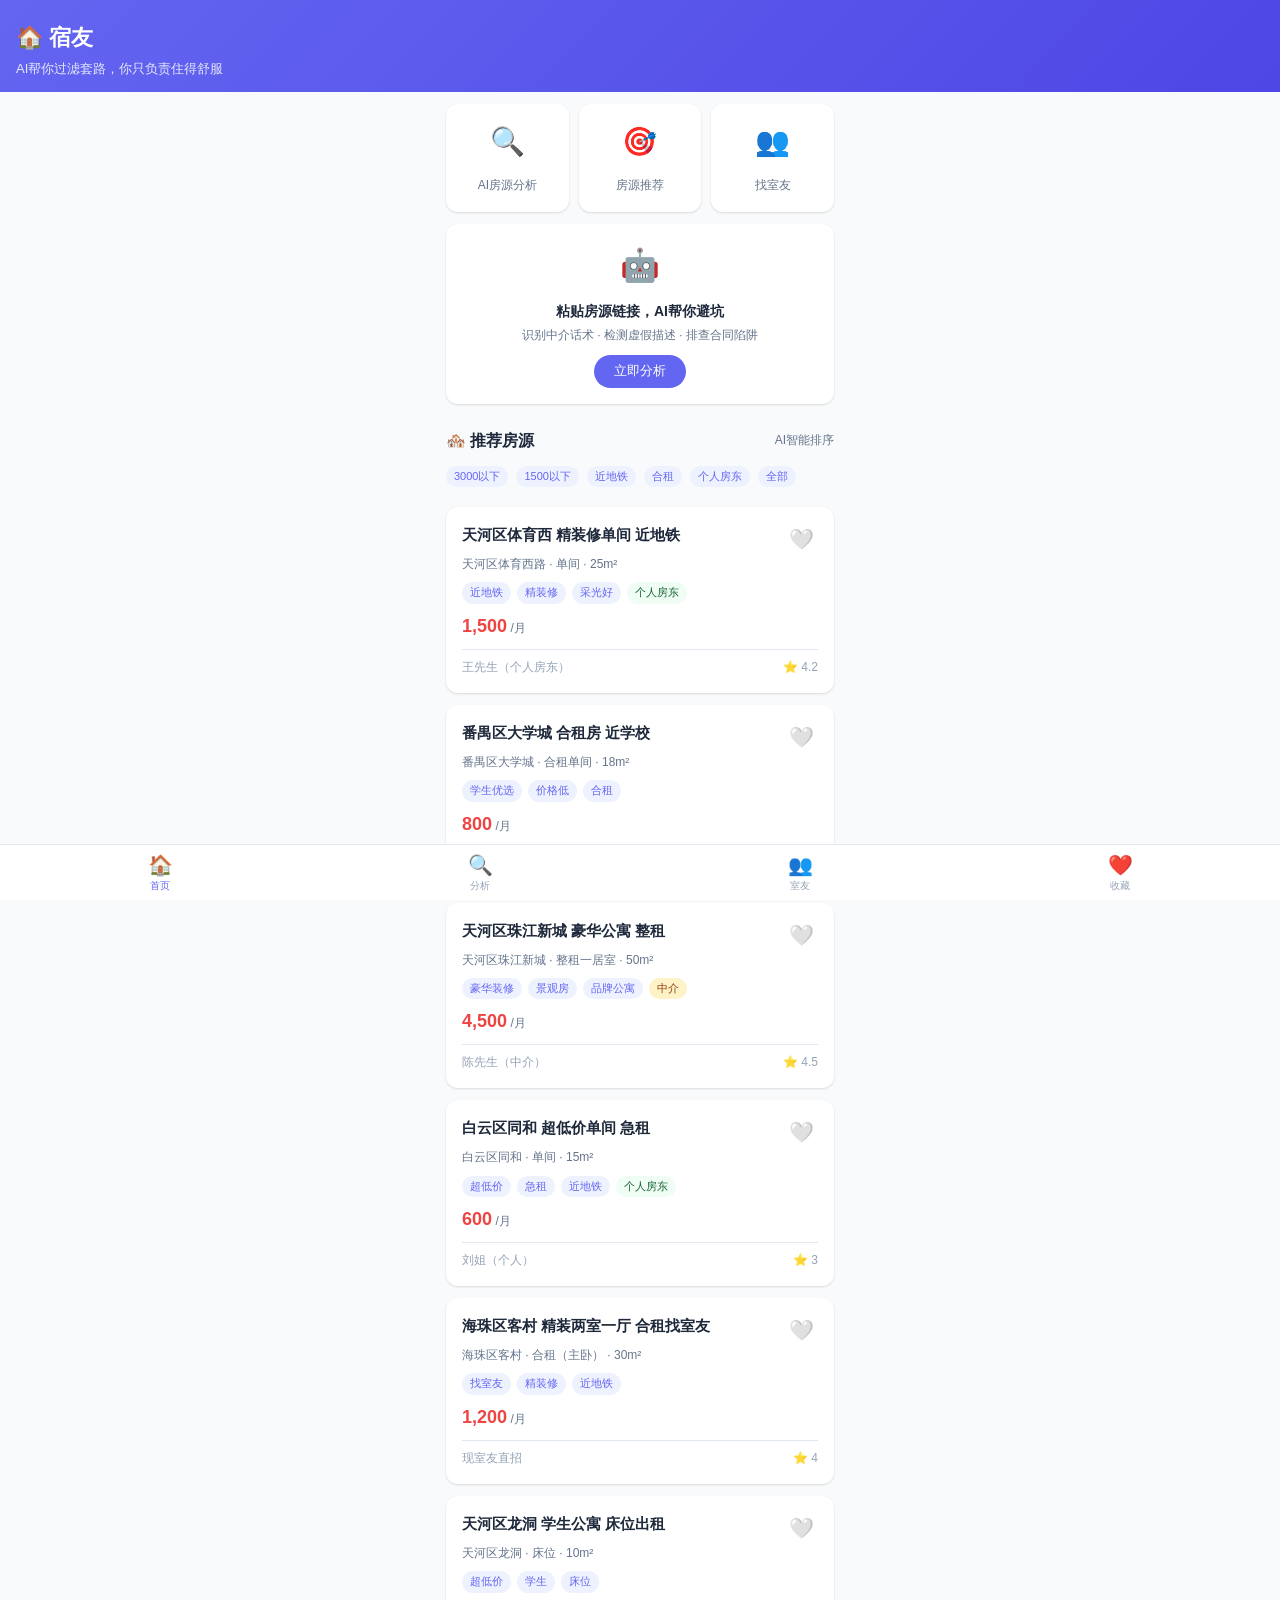
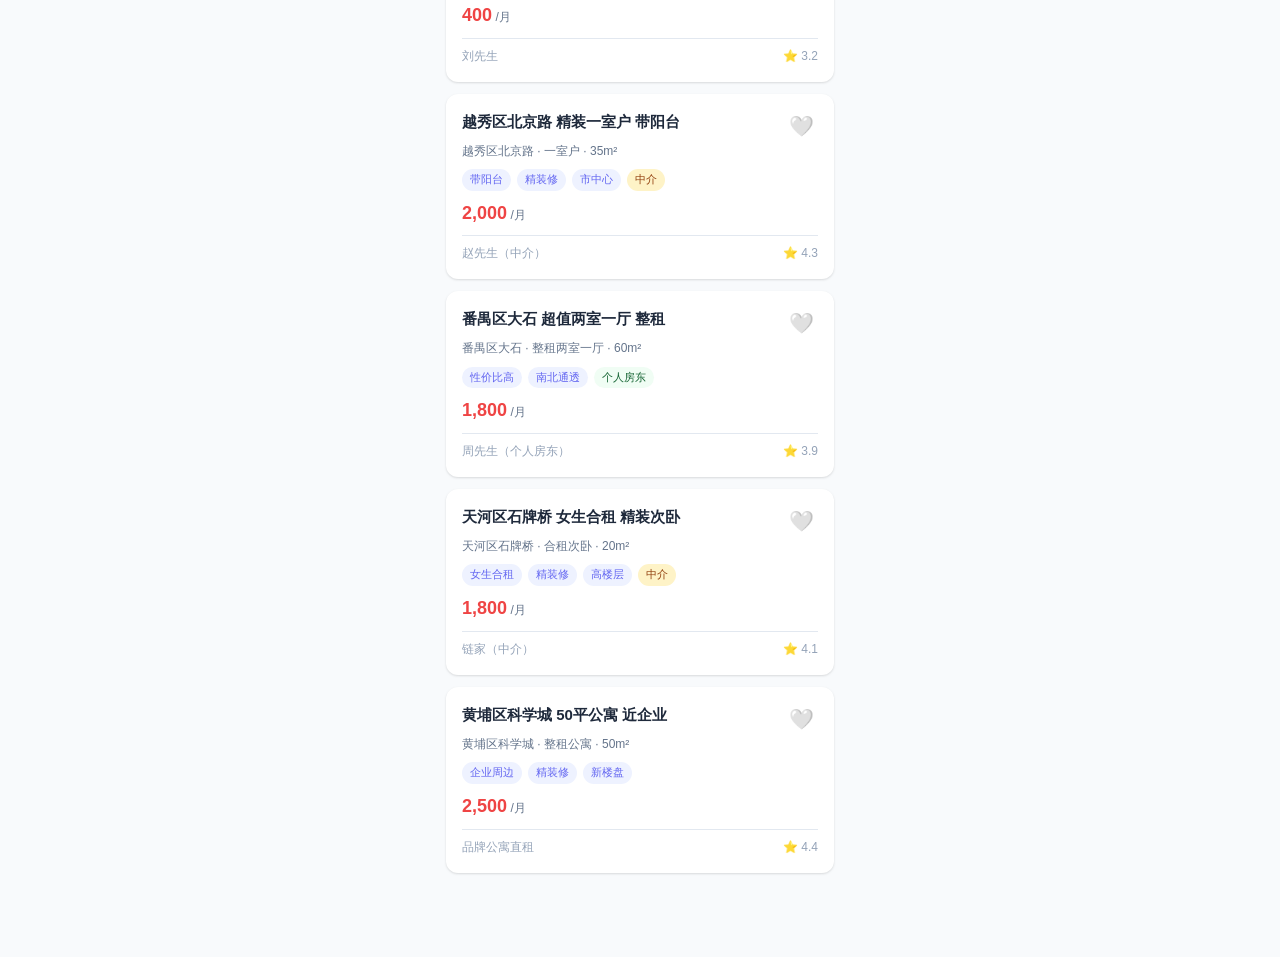
<file: index.html>
<!DOCTYPE html>
<html lang="zh-CN">
<head>
  <meta charset="UTF-8">
  <meta name="viewport" content="width=device-width, initial-scale=1.0, maximum-scale=1.0, user-scalable=no">
  <title>宿友 - AI租房助手</title>
  <link rel="stylesheet" href="css/style.css">
</head>
<body>

<div class="header">
  <h1>🏠 宿友</h1>
  <p>AI帮你过滤套路，你只负责住得舒服</p>
</div>

<div class="content">
  <!-- 快捷入口 -->
  <div class="quick-actions">
    <div class="quick-btn" onclick="goTo('ai-parse.html')">
      <span class="icon">🔍</span>
      <span class="label">AI房源分析</span>
    </div>
    <div class="quick-btn" onclick="goTo('recommend.html')">
      <span class="icon">🎯</span>
      <span class="label">房源推荐</span>
    </div>
    <div class="quick-btn" onclick="goTo('roommate.html')">
      <span class="icon">👥</span>
      <span class="label">找室友</span>
    </div>
  </div>

  <!-- AI解析快捷入口 -->
  <div class="card" style="text-align:center; cursor:pointer;" onclick="goTo('ai-parse.html')">
    <div style="font-size:32px; margin-bottom:8px;">🤖</div>
    <div style="font-size:14px; font-weight:600; margin-bottom:4px;">粘贴房源链接，AI帮你避坑</div>
    <div style="font-size:12px; color:var(--text-secondary);">识别中介话术 · 检测虚假描述 · 排查合同陷阱</div>
    <div style="margin-top:10px;">
      <span style="display:inline-block; padding:6px 20px; background:var(--primary); color:white; border-radius:20px; font-size:13px;">立即分析</span>
    </div>
  </div>

  <!-- 房源列表标题 -->
  <div style="display:flex; justify-content:space-between; align-items:center; padding:12px 16px 4px;">
    <span style="font-size:16px; font-weight:600;">🏘️ 推荐房源</span>
    <span style="font-size:12px; color:var(--text-secondary);">AI智能排序</span>
  </div>

  <!-- 筛选条件快捷标签 -->
  <div style="display:flex; gap:8px; padding:8px 16px; overflow-x:auto; white-space:nowrap;">
    <span class="house-tag" style="cursor:pointer;" onclick="filterByPrice(3000)">3000以下</span>
    <span class="house-tag" style="cursor:pointer;" onclick="filterByPrice(1500)">1500以下</span>
    <span class="house-tag" style="cursor:pointer;" onclick="filterByTag('近地铁')">近地铁</span>
    <span class="house-tag" style="cursor:pointer;" onclick="filterByTag('合租')">合租</span>
    <span class="house-tag" style="cursor:pointer;" onclick="filterByTag('个人房东')">个人房东</span>
    <span class="house-tag" style="cursor:pointer;" onclick="resetFilter()">全部</span>
  </div>

  <!-- 房源列表 -->
  <div id="houseList"></div>
</div>

<!-- 底部Tab -->
<div class="tab-bar">
  <button class="tab-item active" data-page="index" onclick="goTo('index.html')">
    <span class="icon">🏠</span> 首页
  </button>
  <button class="tab-item" data-page="ai-parse" onclick="goTo('ai-parse.html')">
    <span class="icon">🔍</span> 分析
  </button>
  <button class="tab-item" data-page="roommate" onclick="goTo('roommate.html')">
    <span class="icon">👥</span> 室友
  </button>
  <button class="tab-item" data-page="favorites" onclick="goTo('favorites.html')">
    <span class="icon">❤️</span> 收藏
  </button>
</div>

<script src="js/utils.js"></script>
<script src="js/config.js"></script>
<script src="js/data.js"></script>
<script src="js/api.js"></script>
<script src="data/houses.json" id="housesData"></script>
<script>
// 加载房源数据
let HOUSES_DATA = [];
let currentFilter = null;

fetch('data/houses.json')
  .then(r => r.json())
  .then(data => {
    HOUSES_DATA = data;
    renderHouses(data);
  });

function renderHouses(houses) {
  const el = document.getElementById('houseList');
  if (!houses || houses.length === 0) {
    el.innerHTML = `
      <div class="empty-state">
        <div class="icon">📭</div>
        <div>暂无匹配房源</div>
      </div>`;
    return;
  }
  el.innerHTML = houses.map(h => `
    <div class="house-card" onclick="goTo('detail.html?id=${h.id}')">
      <div style="display:flex; justify-content:space-between; align-items:start;">
        <div class="house-title">${h.title}</div>
        <button class="fav-btn ${isFavorited(h.id) ? 'active' : 'inactive'}"
          onclick="event.stopPropagation(); toggleFav('${h.id}', this)">
          ${isFavorited(h.id) ? '❤️' : '🤍'}
        </button>
      </div>
      <div class="house-meta">${h.location} · ${h.roomType} · ${h.area}m²</div>
      <div class="house-tags">
        ${h.tags.map(t => `<span class="house-tag">${t}</span>`).join('')}
        ${h.landlord.includes('个人') ? '<span class="house-tag" style="background:#F0FDF4;color:#166534;">个人房东</span>' : ''}
        ${h.landlord.includes('中介') ? '<span class="house-tag warning">中介</span>' : ''}
      </div>
      <div class="house-price">${formatPrice(h.price)}<span class="unit"> /月</span></div>
      <div class="house-footer">
        <span>${h.landlord}</span>
        <span>⭐ ${h.rating}</span>
      </div>
    </div>
  `).join('');
}

function toggleFav(id, btn) {
  const added = toggleFavorite(id);
  btn.className = 'fav-btn ' + (added ? 'active' : 'inactive');
  btn.textContent = added ? '❤️' : '🤍';
  showToast(added ? '已收藏' : '已取消收藏');
}

function filterByPrice(maxPrice) {
  const filtered = HOUSES_DATA.filter(h => h.price <= maxPrice);
  currentFilter = `价格${maxPrice}以下`;
  renderHouses(filtered);
  showToast(`筛选：${currentFilter}`);
}

function filterByTag(tag) {
  const filtered = HOUSES_DATA.filter(h => h.tags.includes(tag) || h.landlord.includes(tag));
  currentFilter = tag;
  renderHouses(filtered);
  showToast(`筛选：${tag}`);
}

function resetFilter() {
  currentFilter = null;
  renderHouses(HOUSES_DATA);
  showToast('显示全部房源');
}

window.toggleFav = toggleFav;
window.filterByPrice = filterByPrice;
window.filterByTag = filterByTag;
window.resetFilter = resetFilter;
</script>
</body>
</html>
</file>
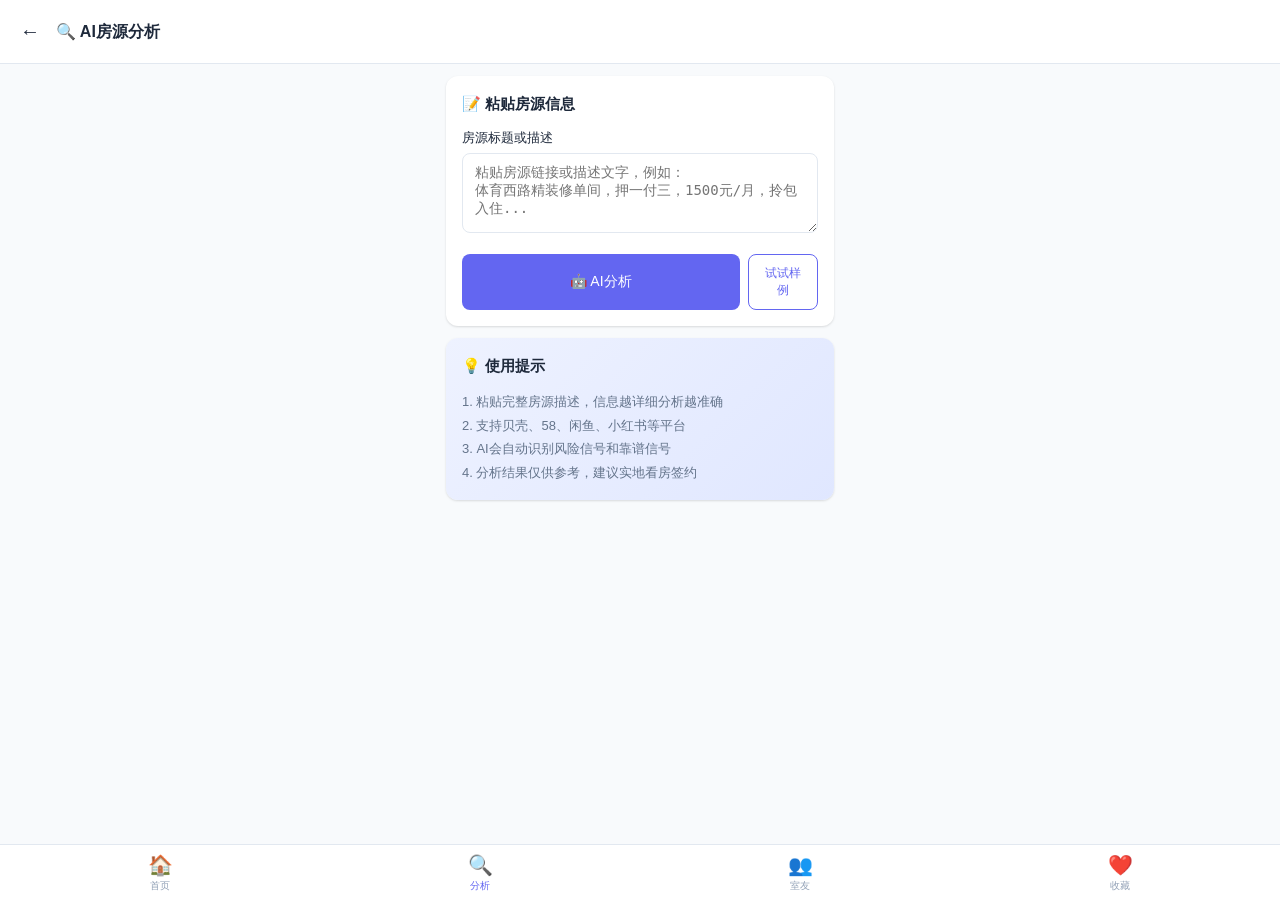
<file: ai-parse.html>
<!DOCTYPE html>
<html lang="zh-CN">
<head>
  <meta charset="UTF-8">
  <meta name="viewport" content="width=device-width, initial-scale=1.0, maximum-scale=1.0, user-scalable=no">
  <title>AI房源分析 - 宿友</title>
  <link rel="stylesheet" href="css/style.css">
</head>
<body>

<div class="page-header">
  <button class="back-btn" onclick="goBack()">←</button>
  <span style="font-size:16px; font-weight:600;">🔍 AI房源分析</span>
</div>

<div class="content">
  <!-- 输入区 -->
  <div class="card">
    <div class="card-title">📝 粘贴房源信息</div>
    <div class="form-group">
      <label class="form-label">房源标题或描述</label>
      <textarea class="form-textarea" id="houseDesc" placeholder="粘贴房源链接或描述文字，例如：&#10;体育西路精装修单间，押一付三，1500元/月，拎包入住..."></textarea>
    </div>
    <div style="display:flex; gap:8px;">
      <button class="btn btn-primary" id="analyzeBtn" onclick="startAnalysis()">🤖 AI分析</button>
      <button class="btn btn-outline btn-sm" style="width:auto; padding:10px 16px;" onclick="loadDemo()">试试样例</button>
    </div>
  </div>

  <!-- 加载状态 -->
  <div id="loading" class="loading" style="display:none;">
    <div class="spinner"></div>
    <div>AI正在分析房源信息...</div>
  </div>

  <!-- 分析结果 -->
  <div id="resultArea" style="display:none;"></div>

  <!-- 智能建议 -->
  <div class="card" style="background:linear-gradient(135deg,#EEF2FF,#E0E7FF);">
    <div class="card-title">💡 使用提示</div>
    <div style="font-size:13px; color:var(--text-secondary); line-height:1.8;">
      1. 粘贴完整房源描述，信息越详细分析越准确
      <br>2. 支持贝壳、58、闲鱼、小红书等平台
      <br>3. AI会自动识别风险信号和靠谱信号
      <br>4. 分析结果仅供参考，建议实地看房签约
    </div>
  </div>
</div>

<div class="tab-bar">
  <button class="tab-item" data-page="index" onclick="goTo('index.html')">
    <span class="icon">🏠</span> 首页
  </button>
  <button class="tab-item active" data-page="ai-parse" onclick="goTo('ai-parse.html')">
    <span class="icon">🔍</span> 分析
  </button>
  <button class="tab-item" data-page="roommate" onclick="goTo('roommate.html')">
    <span class="icon">👥</span> 室友
  </button>
  <button class="tab-item" data-page="favorites" onclick="goTo('favorites.html')">
    <span class="icon">❤️</span> 收藏
  </button>
</div>

<script src="js/utils.js"></script>
<script src="js/config.js"></script>
<script src="js/api.js"></script>
<script src="data/houses.json" id="housesData"></script>
<script>
// 加载房源数据
let HOUSES_DATA = [];
fetch('data/houses.json').then(r => r.json()).then(d => { HOUSES_DATA = d; });

function startAnalysis() {
  const desc = document.getElementById('houseDesc').value.trim();
  if (!desc) {
    showToast('请先输入房源描述');
    return;
  }

  // 显示加载
  document.getElementById('loading').style.display = 'flex';
  document.getElementById('resultArea').style.display = 'none';
  document.getElementById('analyzeBtn').disabled = true;

  // 调用AI分析
  analyzeCustomText(desc).then(result => {
    document.getElementById('loading').style.display = 'none';
    document.getElementById('analyzeBtn').disabled = false;
    showResult(result);
  });
}

function loadDemo() {
  document.getElementById('houseDesc').value = '体育西路地铁口附近，精装修单间出租，押一付三，1500元/月。家具家电齐全，拎包入住。周边商业配套齐全，生活便利。';
  startAnalysis();
}

function showResult(result) {
  const area = document.getElementById('resultArea');
  area.style.display = 'block';

  // 综合评分
  let scoreColor = result.score >= 75 ? '#22C55E' : result.score >= 50 ? '#F59E0B' : '#EF4444';

  let html = `
    <div class="card">
      <div style="display:flex; justify-content:space-between; align-items:center; margin-bottom:12px;">
        <span style="font-size:15px; font-weight:600;">📊 AI综合评估</span>
        <span style="font-size:24px; font-weight:700; color:${scoreColor};">${result.score}<span style="font-size:14px;">分</span></span>
      </div>
      <div style="text-align:center; margin-bottom:12px;">
        <span style="font-size:16px; font-weight:600;">${result.recommendation}</span>
      </div>
      <div class="progress-bar">
        <div class="progress-fill" style="width:${result.score}%; background:${scoreColor};"></div>
      </div>
      <p style="font-size:13px; color:var(--text-secondary); margin-top:8px;">${result.aiSummary}</p>
    </div>
  `;

  // 风险提示
  if (result.risks && result.risks.length > 0) {
    html += `
      <div class="card">
        <div class="result-card result-danger">
          <div class="result-title">⚠️ 风险提示（${result.risks.length}项）</div>
          ${result.risks.map(r => `<div class="result-item">${r.content}</div>`).join('')}
        </div>
      </div>`;
  } else {
    html += `
      <div class="card">
        <div class="result-card result-safe">
          <div class="result-title">✅ 未发现明显风险</div>
          <div class="result-item">该房源描述中未检测到常见的风险信号，但仍建议实地确认。</div>
        </div>
      </div>`;
  }

  // 靠谱信号
  if (result.safeSignals && result.safeSignals.length > 0) {
    html += `
      <div class="card">
        <div class="result-card result-safe">
          <div class="result-title">✅ 靠谱信号（${result.safeSignals.length}项）</div>
          ${result.safeSignals.map(s => `<div class="result-item">${s.content}</div>`).join('')}
        </div>
      </div>`;
  }

  // 行动建议
  html += `
    <div class="card">
      <div class="card-title">📋 行动建议</div>
      <div style="font-size:13px; color:var(--text-secondary); line-height:2;">
        ${result.score >= 75 ? '🟢 建议联系房东实地看房，核对信息是否与描述一致' : ''}
        ${result.score >= 50 && result.score < 75 ? '🟡 建议先核实风险项，再决定是否实地看房' : ''}
        ${result.score < 50 ? '🔴 建议谨慎对待，优先考虑其他更靠谱的房源' : ''}
        <br>📌 签约前务必查看租赁合同，注意退租条款和维修责任
      </div>
    </div>

    <div style="text-align:center; padding:12px;">
      <button class="btn btn-outline" style="width:auto; padding:10px 24px;" onclick="document.getElementById('houseDesc').value=''; document.getElementById('resultArea').style.display='none';">分析下一个</button>
    </div>
  `;

  area.innerHTML = html;
  area.scrollIntoView({ behavior: 'smooth' });
}
</script>
</body>
</html>
</file>
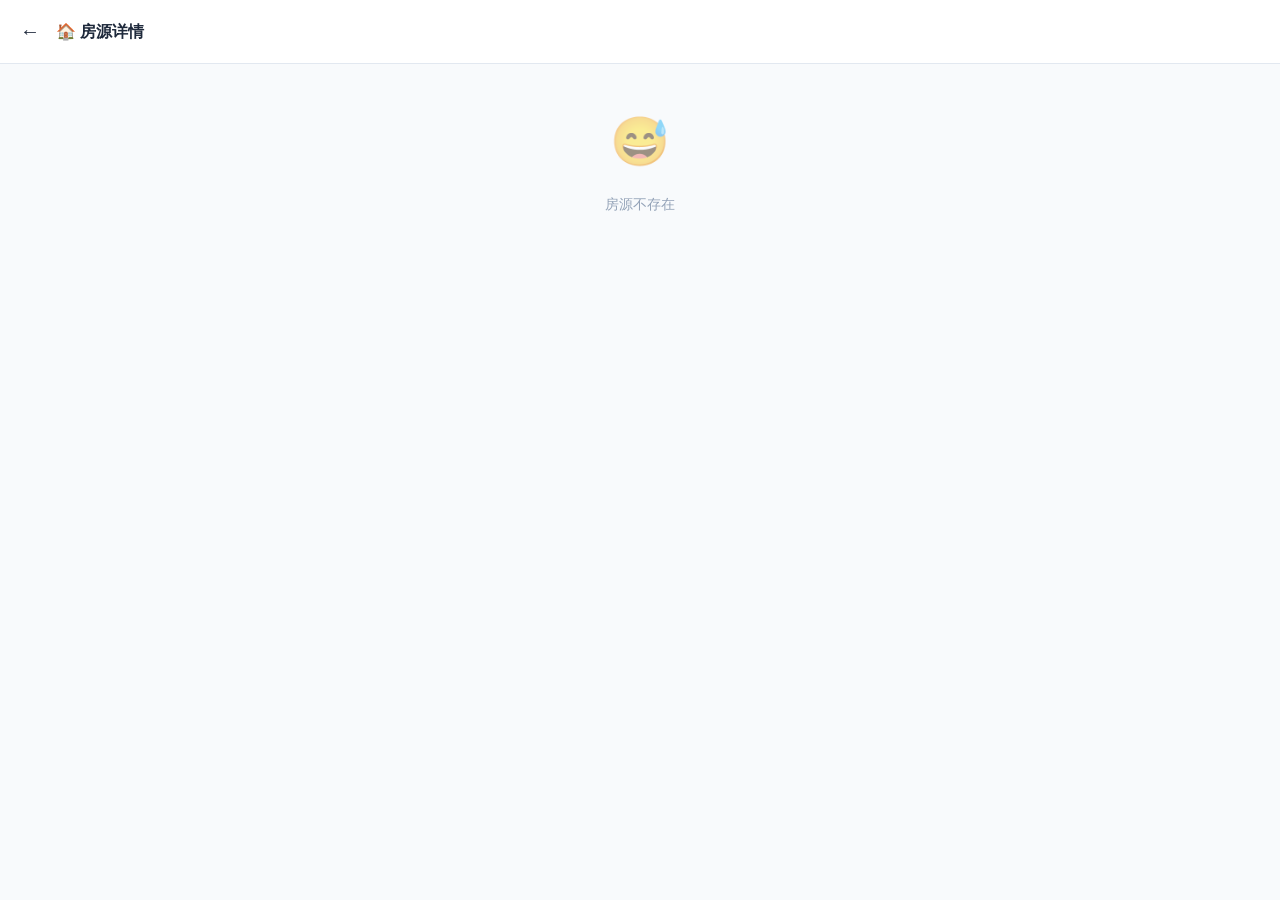
<file: detail.html>
<!DOCTYPE html>
<html lang="zh-CN">
<head>
  <meta charset="UTF-8">
  <meta name="viewport" content="width=device-width, initial-scale=1.0, maximum-scale=1.0, user-scalable=no">
  <title>房源详情 - 宿友</title>
  <link rel="stylesheet" href="css/style.css">
</head>
<body>

<div class="page-header">
  <button class="back-btn" onclick="goBack()">←</button>
  <span style="font-size:16px; font-weight:600;">🏠 房源详情</span>
</div>

<div class="content" id="detailContent">
  <div class="loading"><div class="spinner"></div><div>加载中...</div></div>
</div>

<script src="js/utils.js"></script>
<script src="js/config.js"></script>
<script src="js/api.js"></script>
<script src="data/houses.json" id="housesData"></script>
<script>
let HOUSES_DATA = [];

fetch('data/houses.json')
  .then(r => r.json())
  .then(data => {
    HOUSES_DATA = data;
    loadDetail();
  });

function getQueryParam(name) {
  const url = new URL(window.location.href);
  return url.searchParams.get(name);
}

function loadDetail() {
  const id = getQueryParam('id');
  const house = HOUSES_DATA.find(h => h.id === id);
  if (!house) {
    document.getElementById('detailContent').innerHTML = `
      <div class="empty-state"><div class="icon">😅</div><div>房源不存在</div></div>`;
    return;
  }

  // 先显示基本信息
  const detailEl = document.getElementById('detailContent');
  detailEl.innerHTML = `
    <div class="card">
      <div style="display:flex; justify-content:space-between; align-items:start;">
        <div class="house-title" style="font-size:18px;">${house.title}</div>
        <button class="fav-btn ${isFavorited(house.id) ? 'active' : 'inactive'}"
          onclick="toggleDetailFav('${house.id}', this)">
          ${isFavorited(house.id) ? '❤️' : '🤍'}
        </button>
      </div>
      <div class="house-price">${formatPrice(house.price)}<span class="unit"> /月</span></div>
      <div style="display:flex; gap:12px; font-size:13px; color:var(--text-secondary); margin:8px 0;">
        <span>📍 ${house.location}</span>
        <span>📐 ${house.area}m²</span>
        <span>🏢 ${house.floor}</span>
      </div>
      <div class="house-tags">
        ${house.tags.map(t => `<span class="house-tag">${t}</span>`).join('')}
        ${house.landlord.includes('个人') ? '<span class="house-tag" style="background:#F0FDF4;color:#166534;">个人房东</span>' : ''}
      </div>
    </div>

    <div class="card">
      <div class="card-title">📝 房源描述</div>
      <p style="font-size:13px; color:var(--text-secondary); line-height:1.8;">${house.description}</p>
    </div>

    <div class="card">
      <div class="card-title">📋 房源信息</div>
      <table style="width:100%; font-size:13px; border-collapse:collapse;">
        <tr><td style="padding:6px 0; color:var(--text-secondary);">房东</td><td style="padding:6px 0;">${house.landlord}</td></tr>
        <tr><td style="padding:6px 0; color:var(--text-secondary);">房型</td><td style="padding:6px 0;">${house.roomType}</td></tr>
        <tr><td style="padding:6px 0; color:var(--text-secondary);">面积</td><td style="padding:6px 0;">${house.area}m²</td></tr>
        <tr><td style="padding:6px 0; color:var(--text-secondary);">楼层</td><td style="padding:6px 0;">${house.floor}</td></tr>
        <tr><td style="padding:6px 0; color:var(--text-secondary);">朝向</td><td style="padding:6px 0;">${house.orientation}</td></tr>
        <tr><td style="padding:6px 0; color:var(--text-secondary);">付款方式</td><td style="padding:6px 0;">${house.deposit}</td></tr>
        <tr><td style="padding:6px 0; color:var(--text-secondary);">来源</td><td style="padding:6px 0;">${house.source}</td></tr>
        <tr><td style="padding:6px 0; color:var(--text-secondary);">评分</td><td style="padding:6px 0;">⭐ ${house.rating}</td></tr>
      </table>
    </div>

    <div id="analysisSection">
      <div class="card" style="text-align:center;">
        <div style="font-size:28px; margin-bottom:8px;">🤖</div>
        <div style="font-size:14px; font-weight:600; margin-bottom:4px;">AI房源分析</div>
        <div style="font-size:12px; color:var(--text-secondary); margin-bottom:12px;">一键识别风险，帮你做决定</div>
        <button class="btn btn-primary" id="aiBtn" onclick="runAnalysis('${house.id}')">开始分析</button>
      </div>
    </div>
  `;
}

function toggleDetailFav(id, btn) {
  const added = toggleFavorite(id);
  btn.className = 'fav-btn ' + (added ? 'active' : 'inactive');
  btn.textContent = added ? '❤️' : '🤍';
  showToast(added ? '已收藏' : '已取消收藏');
}

function runAnalysis(houseId) {
  const btn = document.getElementById('aiBtn');
  btn.disabled = true;
  btn.textContent = '⏳ 分析中...';

  const section = document.getElementById('analysisSection');
  section.innerHTML = `
    <div class="card">
      <div class="loading"><div class="spinner"></div><div>AI正在分析该房源...</div></div>
    </div>`;

  getHouseAnalysis(houseId).then(({ house, analysis }) => {
    if (!analysis) {
      showToast('分析失败，请重试');
      return;
    }

    let scoreColor = analysis.score >= 75 ? '#22C55E' : analysis.score >= 50 ? '#F59E0B' : '#EF4444';

    let html = `
      <div class="card">
        <div style="display:flex; justify-content:space-between; align-items:center; margin-bottom:12px;">
          <span style="font-size:15px; font-weight:600;">📊 AI综合评估</span>
          <span style="font-size:24px; font-weight:700; color:${scoreColor};">${analysis.score}<span style="font-size:14px;">分</span></span>
        </div>
        <div style="text-align:center; margin-bottom:12px;">
          <span style="font-size:16px; font-weight:600;">${analysis.recommendation}</span>
        </div>
        <div class="progress-bar">
          <div class="progress-fill" style="width:${analysis.score}%; background:${scoreColor};"></div>
        </div>
        <p style="font-size:13px; color:var(--text-secondary); margin-top:8px;">${analysis.aiSummary}</p>
      </div>`;

    if (analysis.risks && analysis.risks.length > 0) {
      html += `
        <div class="card">
          <div class="result-card result-danger">
            <div class="result-title">⚠️ 风险提示（${analysis.risks.length}项）</div>
            ${analysis.risks.map(r => `<div class="result-item">${r.content}</div>`).join('')}
          </div>
        </div>`;
    } else {
      html += `
        <div class="card">
          <div class="result-card result-safe">
            <div class="result-title">✅ 未发现明显风险</div>
          </div>
        </div>`;
    }

    if (analysis.safeSignals && analysis.safeSignals.length > 0) {
      html += `
        <div class="card">
          <div class="result-card result-safe">
            <div class="result-title">✅ 靠谱信号（${analysis.safeSignals.length}项）</div>
            ${analysis.safeSignals.map(s => `<div class="result-item">${s.content}</div>`).join('')}
          </div>
        </div>`;
    }

    section.innerHTML = html;
    section.scrollIntoView({ behavior: 'smooth' });
  });
}
</script>
</body>
</html>
</file>
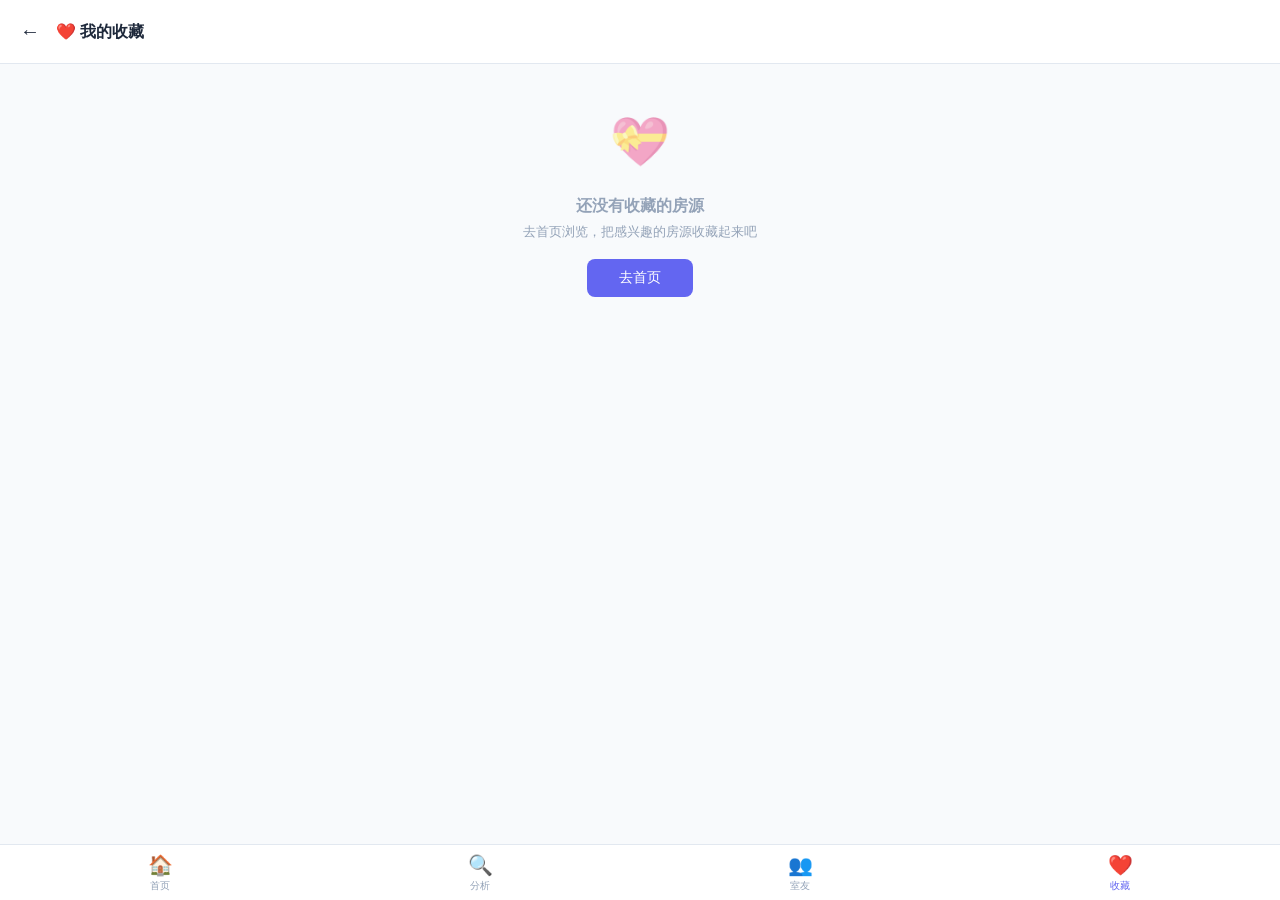
<file: favorites.html>
<!DOCTYPE html>
<html lang="zh-CN">
<head>
  <meta charset="UTF-8">
  <meta name="viewport" content="width=device-width, initial-scale=1.0, maximum-scale=1.0, user-scalable=no">
  <title>我的收藏 - 宿友</title>
  <link rel="stylesheet" href="css/style.css">
</head>
<body>

<div class="page-header">
  <button class="back-btn" onclick="goBack()">←</button>
  <span style="font-size:16px; font-weight:600;">❤️ 我的收藏</span>
</div>

<div class="content">
  <div id="favoritesList"></div>
</div>

<div class="tab-bar">
  <button class="tab-item" data-page="index" onclick="goTo('index.html')">
    <span class="icon">🏠</span> 首页
  </button>
  <button class="tab-item" data-page="ai-parse" onclick="goTo('ai-parse.html')">
    <span class="icon">🔍</span> 分析
  </button>
  <button class="tab-item" data-page="roommate" onclick="goTo('roommate.html')">
    <span class="icon">👥</span> 室友
  </button>
  <button class="tab-item active" data-page="favorites" onclick="goTo('favorites.html')">
    <span class="icon">❤️</span> 收藏
  </button>
</div>

<script src="js/utils.js"></script>
<script src="js/data.js"></script>
<script src="data/houses.json" id="housesData"></script>
<script>
let HOUSES_DATA = [];

fetch('data/houses.json')
  .then(r => r.json())
  .then(data => {
    HOUSES_DATA = data;
    renderFavorites();
  });

function renderFavorites() {
  const favIds = getFavorites();
  const el = document.getElementById('favoritesList');

  if (favIds.length === 0) {
    el.innerHTML = `
      <div class="empty-state">
        <div class="icon">💝</div>
        <div style="font-size:16px; font-weight:600; margin-bottom:4px;">还没有收藏的房源</div>
        <div style="font-size:13px; color:var(--text-light);">去首页浏览，把感兴趣的房源收藏起来吧</div>
        <div style="margin-top:16px;">
          <button class="btn btn-primary" style="width:auto; padding:10px 32px;" onclick="goTo('index.html')">去首页</button>
        </div>
      </div>`;
    return;
  }

  const houses = HOUSES_DATA.filter(h => favIds.includes(h.id));

  el.innerHTML = houses.map(h => `
    <div class="house-card" onclick="goTo('detail.html?id=${h.id}')">
      <div style="display:flex; justify-content:space-between; align-items:start;">
        <div class="house-title">${h.title}</div>
        <button class="fav-btn active"
          onclick="event.stopPropagation(); removeFav('${h.id}', this.closest('.house-card'))">
          ❤️
        </button>
      </div>
      <div class="house-meta">${h.location} · ${h.roomType} · ${h.area}m²</div>
      <div class="house-tags">
        ${h.tags.map(t => `<span class="house-tag">${t}</span>`).join('')}
      </div>
      <div class="house-price">${formatPrice(h.price)}<span class="unit"> /月</span></div>
    </div>
  `).join('');
}

function removeFav(id, cardEl) {
  toggleFavorite(id);
  cardEl.remove();
  showToast('已取消收藏');
  // 如果收藏夹空了，重新渲染
  if (getFavorites().length === 0) {
    renderFavorites();
  }
}
</script>
</body>
</html>
</file>
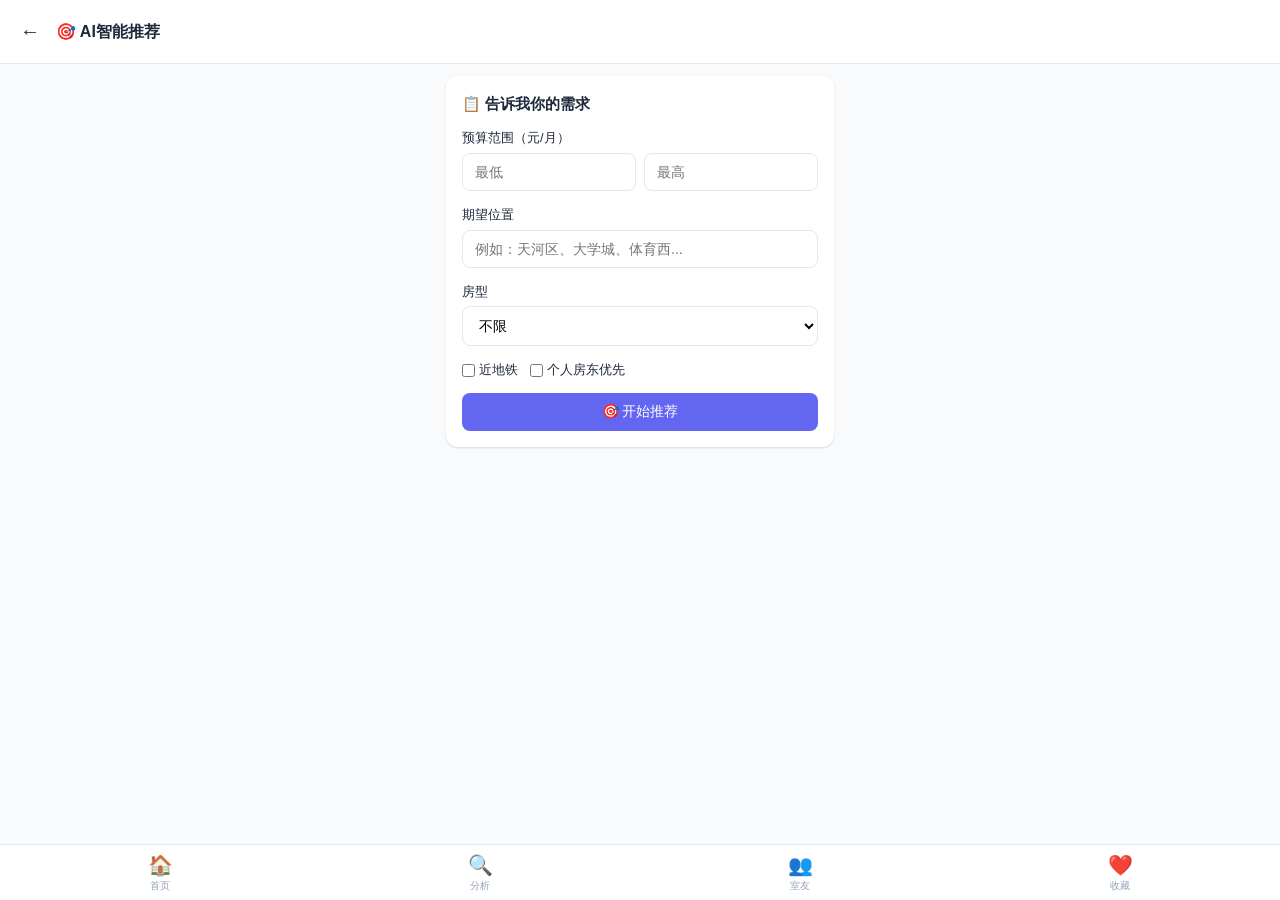
<file: recommend.html>
<!DOCTYPE html>
<html lang="zh-CN">
<head>
  <meta charset="UTF-8">
  <meta name="viewport" content="width=device-width, initial-scale=1.0, maximum-scale=1.0, user-scalable=no">
  <title>房源推荐 - 宿友</title>
  <link rel="stylesheet" href="css/style.css">
</head>
<body>

<div class="page-header">
  <button class="back-btn" onclick="goBack()">←</button>
  <span style="font-size:16px; font-weight:600;">🎯 AI智能推荐</span>
</div>

<div class="content">
  <!-- 筛选表单 -->
  <div class="card">
    <div class="card-title">📋 告诉我你的需求</div>

    <div class="form-group">
      <label class="form-label">预算范围（元/月）</label>
      <div style="display:flex; gap:8px;">
        <input type="number" class="form-input" id="minPrice" placeholder="最低" style="width:50%;">
        <input type="number" class="form-input" id="maxPrice" placeholder="最高" style="width:50%;">
      </div>
    </div>

    <div class="form-group">
      <label class="form-label">期望位置</label>
      <input type="text" class="form-input" id="location" placeholder="例如：天河区、大学城、体育西...">
    </div>

    <div class="form-group">
      <label class="form-label">房型</label>
      <select class="form-select" id="roomType">
        <option value="all">不限</option>
        <option value="单间">单间</option>
        <option value="合租">合租</option>
        <option value="整租">整租</option>
        <option value="床位">床位</option>
      </select>
    </div>

    <div style="display:flex; gap:12px; margin-bottom:12px;">
      <label style="display:flex; align-items:center; gap:4px; font-size:13px;">
        <input type="checkbox" id="nearSubway"> 近地铁
      </label>
      <label style="display:flex; align-items:center; gap:4px; font-size:13px;">
        <input type="checkbox" id="noAgent"> 个人房东优先
      </label>
    </div>

    <button class="btn btn-primary" onclick="startRecommend()">🎯 开始推荐</button>
  </div>

  <!-- 加载 -->
  <div id="loading" class="loading" style="display:none;">
    <div class="spinner"></div>
    <div>AI正在智能匹配最适合你的房源...</div>
  </div>

  <!-- 推荐结果 -->
  <div id="resultArea" style="display:none;">
    <div style="padding:8px 16px;">
      <span style="font-size:15px; font-weight:600;">🏘️ AI为你推荐</span>
      <span style="font-size:12px; color:var(--text-secondary); margin-left:8px;" id="resultCount"></span>
    </div>
    <div id="resultList"></div>
  </div>
</div>

<div class="tab-bar">
  <button class="tab-item" data-page="index" onclick="goTo('index.html')">
    <span class="icon">🏠</span> 首页
  </button>
  <button class="tab-item" data-page="ai-parse" onclick="goTo('ai-parse.html')">
    <span class="icon">🔍</span> 分析
  </button>
  <button class="tab-item" data-page="roommate" onclick="goTo('roommate.html')">
    <span class="icon">👥</span> 室友
  </button>
  <button class="tab-item" data-page="favorites" onclick="goTo('favorites.html')">
    <span class="icon">❤️</span> 收藏
  </button>
</div>

<script src="js/utils.js"></script>
<script src="js/config.js"></script>
<script src="js/api.js"></script>
<script src="data/houses.json" id="housesData"></script>
<script>
let HOUSES_DATA = [];
fetch('data/houses.json').then(r => r.json()).then(d => { HOUSES_DATA = d; });

function startRecommend() {
  const prefs = {
    minPrice: parseInt(document.getElementById('minPrice').value) || 0,
    maxPrice: parseInt(document.getElementById('maxPrice').value) || 99999,
    location: document.getElementById('location').value.trim(),
    roomType: document.getElementById('roomType').value,
    nearSubway: document.getElementById('nearSubway').checked,
    noAgent: document.getElementById('noAgent').checked
  };

  if (!prefs.maxPrice && !prefs.location) {
    showToast('请至少填写预算或位置之一');
    return;
  }

  document.getElementById('loading').style.display = 'flex';
  document.getElementById('resultArea').style.display = 'none';

  recommendHouses(prefs).then(res => {
    document.getElementById('loading').style.display = 'none';
    document.getElementById('resultArea').style.display = 'block';
    document.getElementById('resultCount').textContent = `共${res.total}套匹配`;

    const list = document.getElementById('resultList');
    if (res.results.length === 0) {
      list.innerHTML = `<div class="empty-state"><div class="icon">📭</div><div>没有找到匹配的房源，试试放宽筛选条件</div></div>`;
      return;
    }

    list.innerHTML = res.results.map(h => `
      <div class="house-card" onclick="goTo('detail.html?id=${h.id}')">
        <div style="display:flex; justify-content:space-between; align-items:start;">
          <div class="house-title">${h.title}</div>
          <button class="fav-btn ${isFavorited(h.id) ? 'active' : 'inactive'}"
            onclick="event.stopPropagation(); toggleFav('${h.id}', this)">
            ${isFavorited(h.id) ? '❤️' : '🤍'}
          </button>
        </div>
        <div class="reason-badge">🎯 ${h.reason}</div>
        <div class="house-meta">${h.location} · ${h.roomType} · ${h.area}m²</div>
        <div class="house-tags">
          ${h.tags.map(t => `<span class="house-tag">${t}</span>`).join('')}
          <span class="house-tag" style="background:${h.aiScore >= 75 ? '#F0FDF4;color:#166534;' : h.aiScore >= 50 ? '#FFFBEB;color:#92400E;' : '#FEF2F2;color:#991B1B;'}">
            AI评分 ${h.aiScore}
          </span>
        </div>
        <div class="house-price">${formatPrice(h.price)}<span class="unit"> /月</span></div>
      </div>
    `).join('');
  });
}

function toggleFav(id, btn) {
  const added = toggleFavorite(id);
  btn.className = 'fav-btn ' + (added ? 'active' : 'inactive');
  btn.textContent = added ? '❤️' : '🤍';
  showToast(added ? '已收藏' : '已取消收藏');
}
</script>
</body>
</html>
</file>
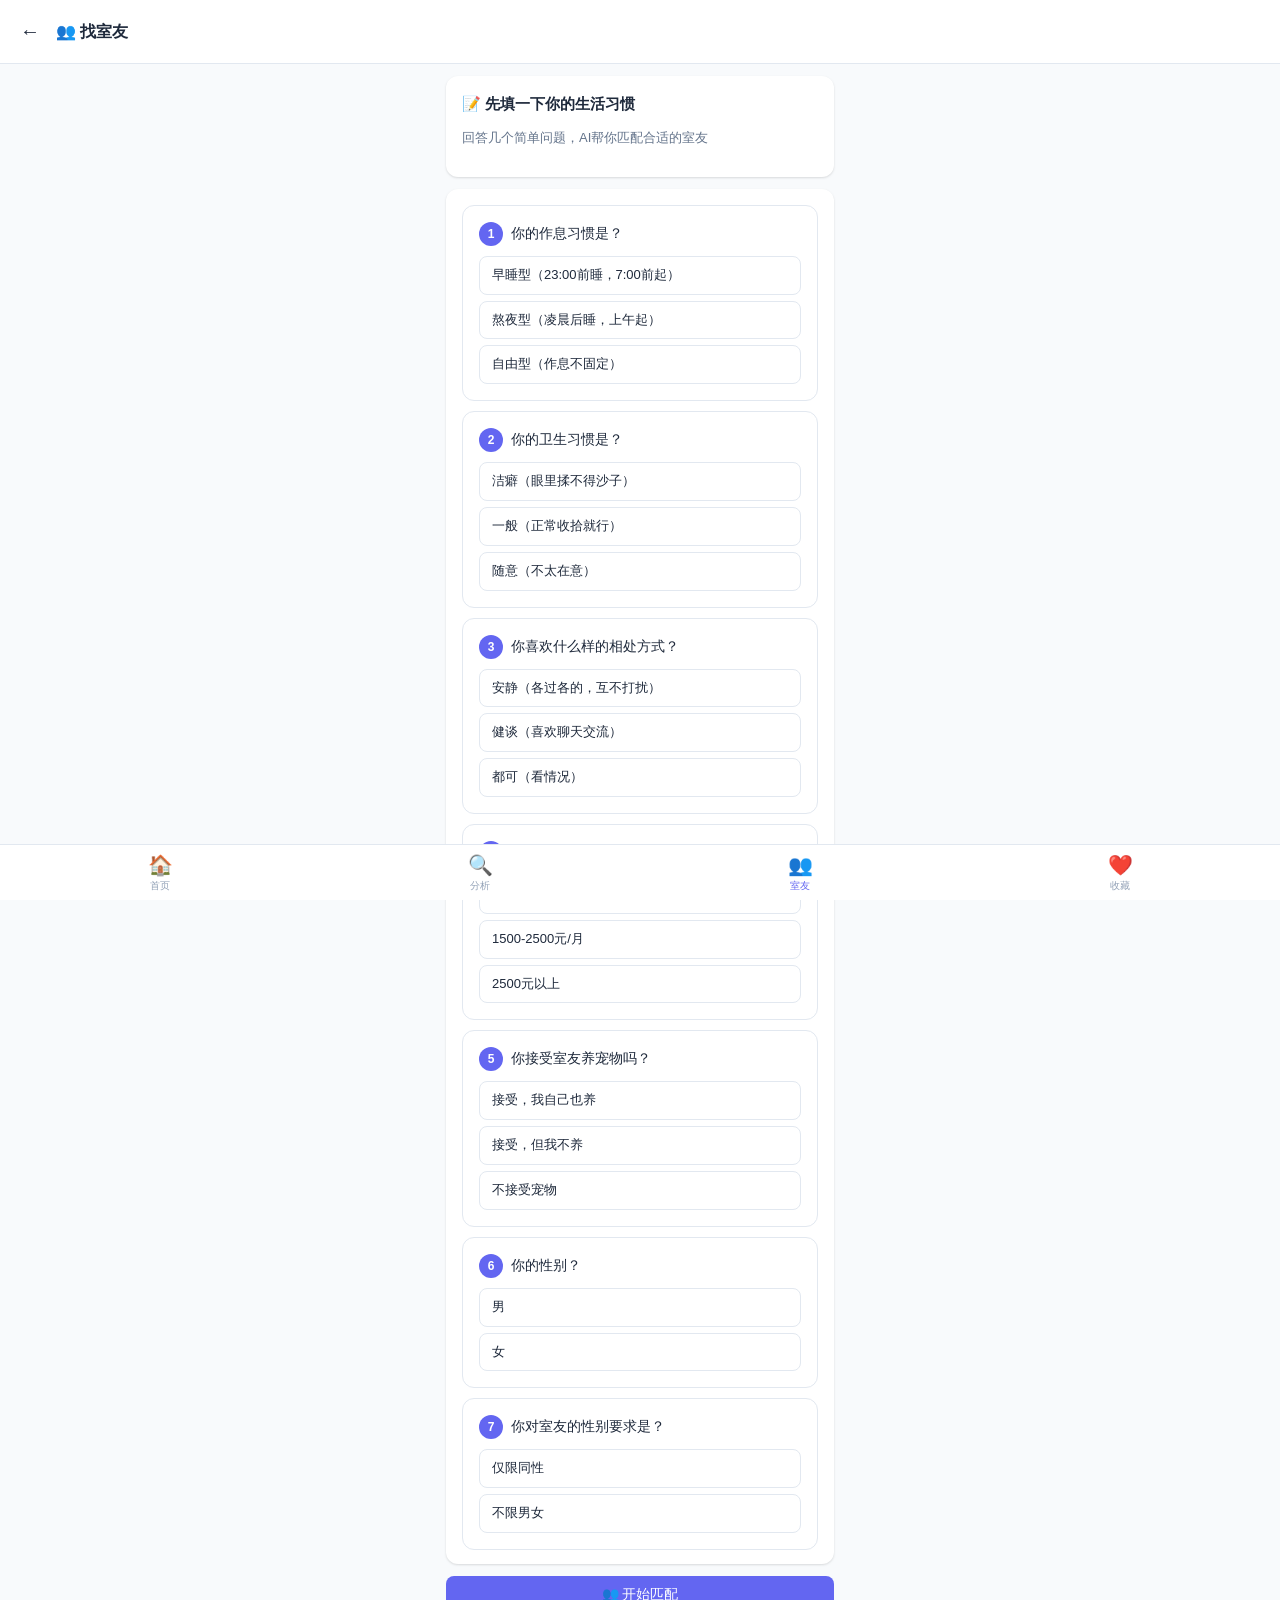
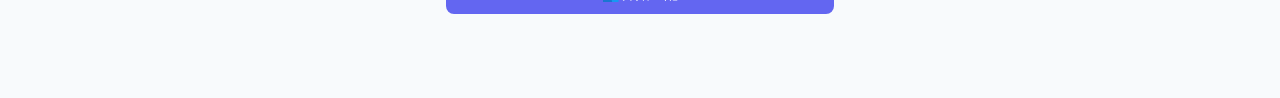
<file: roommate.html>
<!DOCTYPE html>
<html lang="zh-CN">
<head>
  <meta charset="UTF-8">
  <meta name="viewport" content="width=device-width, initial-scale=1.0, maximum-scale=1.0, user-scalable=no">
  <title>找室友 - 宿友</title>
  <link rel="stylesheet" href="css/style.css">
</head>
<body>

<div class="page-header">
  <button class="back-btn" onclick="goBack()">←</button>
  <span style="font-size:16px; font-weight:600;">👥 找室友</span>
</div>

<div class="content">
  <!-- 问卷填写区 -->
  <div id="questionArea">
    <div class="card">
      <div class="card-title">📝 先填一下你的生活习惯</div>
      <p style="font-size:13px; color:var(--text-secondary); margin-bottom:12px;">
        回答几个简单问题，AI帮你匹配合适的室友
      </p>
    </div>

    <div class="card" style="padding-bottom:4px;" id="questionsContainer">
      <!-- 动态生成的问卷 -->
    </div>

    <div style="padding:0 16px 12px;">
      <button class="btn btn-primary" onclick="submitQuestionnaire()">👥 开始匹配</button>
    </div>
  </div>

  <!-- 加载 -->
  <div id="loading" class="loading" style="display:none;">
    <div class="spinner"></div>
    <div>AI正在计算匹配度...</div>
  </div>

  <!-- 匹配结果 -->
  <div id="resultArea" style="display:none;">
    <div class="card" style="background:linear-gradient(135deg,#EEF2FF,#E0E7FF);">
      <div class="card-title" style="font-size:16px;">🎉 匹配完成！</div>
      <p style="font-size:13px; color:var(--text-secondary);">
        以下是根据你的生活习惯推荐的室友，按匹配度排序
      </p>
    </div>
    <div id="resultList"></div>

    <div style="padding:12px 16px; text-align:center;">
      <button class="btn btn-outline" style="width:auto; padding:10px 24px;" onclick="resetQuestionnaire()">重新填写</button>
    </div>
  </div>
</div>

<div class="tab-bar">
  <button class="tab-item" data-page="index" onclick="goTo('index.html')">
    <span class="icon">🏠</span> 首页
  </button>
  <button class="tab-item" data-page="ai-parse" onclick="goTo('ai-parse.html')">
    <span class="icon">🔍</span> 分析
  </button>
  <button class="tab-item active" data-page="roommate" onclick="goTo('roommate.html')">
    <span class="icon">👥</span> 室友
  </button>
  <button class="tab-item" data-page="favorites" onclick="goTo('favorites.html')">
    <span class="icon">❤️</span> 收藏
  </button>
</div>

<script src="js/utils.js"></script>
<script src="js/config.js"></script>
<script src="js/data.js"></script>
<script src="js/api.js"></script>
<script>
const QUESTIONS = [
  { id: 'zodiac', title: '你的作息习惯是？', options: [
    { label: '早睡型（23:00前睡，7:00前起）', value: '早睡型' },
    { label: '熬夜型（凌晨后睡，上午起）', value: '熬夜型' },
    { label: '自由型（作息不固定）', value: '自由型' }
  ]},
  { id: 'hygiene', title: '你的卫生习惯是？', options: [
    { label: '洁癖（眼里揉不得沙子）', value: '洁癖' },
    { label: '一般（正常收拾就行）', value: '一般' },
    { label: '随意（不太在意）', value: '随意' }
  ]},
  { id: 'personality', title: '你喜欢什么样的相处方式？', options: [
    { label: '安静（各过各的，互不打扰）', value: '安静' },
    { label: '健谈（喜欢聊天交流）', value: '健谈' },
    { label: '都可（看情况）', value: '都可' }
  ]},
  { id: 'budget', title: '你的预算范围是？', options: [
    { label: '800-1500元/月', value: '800-1500' },
    { label: '1500-2500元/月', value: '1500-2500' },
    { label: '2500元以上', value: '2500-4000' }
  ]},
  { id: 'pets', title: '你接受室友养宠物吗？', options: [
    { label: '接受，我自己也养', value: 'true' },
    { label: '接受，但我不养', value: 'false' },
    { label: '不接受宠物', value: 'false' }
  ]},
  { id: 'gender', title: '你的性别？', options: [
    { label: '男', value: '男' },
    { label: '女', value: '女' }
  ]},
  { id: 'genderPrefer', title: '你对室友的性别要求是？', options: [
    { label: '仅限同性', value: 'same' },
    { label: '不限男女', value: '不限' }
  ]}
];

// 存储答案
const answers = {};

function renderQuestionnaire() {
  const container = document.getElementById('questionsContainer');
  container.innerHTML = QUESTIONS.map((q, idx) => `
    <div class="question-card">
      <div class="q-title"><span class="q-number">${idx + 1}</span>${q.title}</div>
      <div class="q-options">
        ${q.options.map((opt, oi) => `
          <label class="q-option" onclick="selectOption('${q.id}', '${opt.value}', this)">
            <input type="radio" name="q_${q.id}" value="${opt.value}">
            ${opt.label}
          </label>
        `).join('')}
      </div>
    </div>
  `).join('');
}

function selectOption(qId, value, el) {
  // 取消同组其他选中
  const parent = el.closest('.q-options');
  parent.querySelectorAll('.q-option').forEach(o => o.classList.remove('selected'));
  el.classList.add('selected');
  el.querySelector('input[type="radio"]').checked = true;
  answers[qId] = value;
}

function submitQuestionnaire() {
  // 检查是否全部填写
  const required = ['zodiac', 'hygiene', 'personality', 'budget', 'gender', 'genderPrefer'];
  for (const key of required) {
    if (!answers[key]) {
      showToast('请先完成所有问题');
      return;
    }
  }
  // pets 默认 false
  if (!answers.pets) answers.pets = 'false';

  // 构建profile
  const profile = {
    userId: 'ME_' + Date.now(),
    zodiac: answers.zodiac,
    hygiene: answers.hygiene,
    personality: answers.personality,
    budget: answers.budget,
    pets: answers.pets === 'true',
    gender: answers.gender,
    genderPrefer: answers.genderPrefer === 'same' ? answers.gender : '不限'
  };

  saveRoommateProfile(profile);

  // 显示加载
  document.getElementById('questionArea').style.display = 'none';
  document.getElementById('loading').style.display = 'flex';

  matchRoommates(profile).then(res => {
    document.getElementById('loading').style.display = 'none';
    document.getElementById('resultArea').style.display = 'block';
    renderResults(res.results);
  });
}

function renderResults(users) {
  const list = document.getElementById('resultList');
  if (users.length === 0) {
    list.innerHTML = `<div class="empty-state"><div class="icon">👥</div><div>暂无匹配室友，试试改一下你的条件</div></div>`;
    return;
  }

  const confirmed = getConfirmations();

  list.innerHTML = users.map(u => `
    <div class="card">
      <div class="match-card" style="border:none; padding:0 0 12px 0; margin-bottom:12px;">
        <div class="match-avatar">${u.name[0]}</div>
        <div class="match-info">
          <div class="match-name">${u.name}</div>
          <div class="match-detail">${u.school} · ${u.age}岁 · ${u.gender}</div>
        </div>
        <div class="match-score ${u.matchLevel}">${u.matchScore}%</div>
      </div>
      <div style="margin-bottom:8px;">
        <span style="font-size:12px; font-weight:500; color:var(--text-secondary);">匹配详情：</span>
        <div style="display:flex; flex-wrap:wrap; gap:4px; margin-top:4px;">
          ${u.matchDetails.map(d => {
            const isGood = d.includes('一致') || d.includes('合拍') || d.includes('匹配') || d.includes('兼容');
            return `<span class="house-tag" style="background:${isGood ? '#F0FDF4;color:#166534;' : '#FEF3C7;color:#92400E;'}">${d}</span>`;
          }).join('')}
        </div>
      </div>
      <div style="display:flex; gap:6px; font-size:12px; color:var(--text-secondary); margin-bottom:12px;">
        <span>作息：${u.zodiac}</span>
        <span>·</span>
        <span>卫生：${u.hygiene}</span>
        <span>·</span>
        <span>性格：${u.personality}</span>
        <span>·</span>
        <span>预算：${u.budget}</span>
      </div>
      ${confirmed.includes(u.id)
        ? '<div style="text-align:center; padding:6px; background:#F0FDF4; border-radius:6px; font-size:13px; color:#166534;">✅ 已发送匹配请求</div>'
        : `<button class="btn btn-primary" onclick="sendRequest('${u.id}', this)">发送匹配请求</button>`
      }
    </div>
  `).join('');
}

function sendRequest(userId, btn) {
  confirmMatch(userId);
  btn.disabled = true;
  btn.textContent = '✅ 已发送匹配请求';
  btn.className = 'btn btn-success';
  showToast('匹配请求已发送！对方确认后即可查看联系方式');
}

function resetQuestionnaire() {
  for (const key in answers) delete answers[key];
  document.getElementById('questionArea').style.display = 'block';
  document.getElementById('resultArea').style.display = 'none';
  document.getElementById('loading').style.display = 'none';
  renderQuestionnaire();
}

renderQuestionnaire();
</script>
</body>
</html>
</file>
<file: css/style.css>
/* ===== 宿友 - AI租房助手 主样式 ===== */
:root {
  --primary: #6366F1;
  --primary-light: #818CF8;
  --primary-dark: #4F46E5;
  --success: #22C55E;
  --warning: #F59E0B;
  --danger: #EF4444;
  --info: #3B82F6;
  --bg: #F8FAFC;
  --card-bg: #FFFFFF;
  --text: #1E293B;
  --text-secondary: #64748B;
  --text-light: #94A3B8;
  --border: #E2E8F0;
  --shadow: 0 1px 3px rgba(0,0,0,0.08), 0 1px 2px rgba(0,0,0,0.06);
  --shadow-lg: 0 10px 15px -3px rgba(0,0,0,0.1);
  --radius: 12px;
  --radius-sm: 8px;
}

* { margin: 0; padding: 0; box-sizing: border-box; }
body { font-family: -apple-system, BlinkMacSystemFont, 'Segoe UI', Roboto, 'PingFang SC', 'Microsoft YaHei', sans-serif; background: var(--bg); color: var(--text); line-height: 1.6; }
a { color: var(--primary); text-decoration: none; }
img { max-width: 100%; }

/* ===== 顶部导航 ===== */
.tab-bar {
  position: fixed; bottom: 0; left: 0; right: 0;
  display: flex; background: var(--card-bg);
  border-top: 1px solid var(--border);
  z-index: 100; height: 56px;
}
.tab-item {
  flex: 1; display: flex; flex-direction: column;
  align-items: center; justify-content: center;
  font-size: 10px; color: var(--text-light);
  cursor: pointer; transition: 0.2s;
  border: none; background: none; padding: 4px 0;
}
.tab-item .icon { font-size: 20px; margin-bottom: 2px; }
.tab-item.active { color: var(--primary); }
.tab-item:hover { color: var(--primary); }

/* ===== 头部 ===== */
.header {
  padding: 20px 16px 12px;
  background: linear-gradient(135deg, var(--primary), var(--primary-dark));
  color: white;
}
.header h1 { font-size: 22px; font-weight: 700; }
.header p { font-size: 13px; opacity: 0.85; margin-top: 4px; }

/* ===== 内容区 ===== */
.content { padding-bottom: 72px; }

/* ===== 卡片 ===== */
.card {
  background: var(--card-bg);
  border-radius: var(--radius);
  box-shadow: var(--shadow);
  margin: 12px 16px;
  padding: 16px;
}
.card-title {
  font-size: 15px; font-weight: 600;
  margin-bottom: 12px; display: flex; align-items: center; gap: 6px;
}

/* ===== 快捷入口 ===== */
.quick-actions {
  display: grid; grid-template-columns: 1fr 1fr 1fr;
  gap: 10px; margin: 12px 16px;
}
.quick-btn {
  background: var(--card-bg);
  border-radius: var(--radius);
  box-shadow: var(--shadow);
  padding: 16px 12px;
  text-align: center;
  cursor: pointer;
  transition: 0.2s;
  border: none;
}
.quick-btn:hover { transform: translateY(-2px); box-shadow: var(--shadow-lg); }
.quick-btn .icon { font-size: 28px; display: block; margin-bottom: 6px; }
.quick-btn .label { font-size: 12px; color: var(--text-secondary); font-weight: 500; }

/* ===== 房源卡片 ===== */
.house-card {
  background: var(--card-bg);
  border-radius: var(--radius);
  box-shadow: var(--shadow);
  margin: 12px 16px;
  padding: 16px;
  cursor: pointer;
  transition: 0.2s;
}
.house-card:hover { box-shadow: var(--shadow-lg); }
.house-title { font-size: 15px; font-weight: 600; margin-bottom: 6px; }
.house-meta { font-size: 12px; color: var(--text-secondary); margin-bottom: 8px; }
.house-tags { display: flex; flex-wrap: wrap; gap: 6px; margin-bottom: 8px; }
.house-tag {
  font-size: 11px; padding: 2px 8px;
  border-radius: 20px;
  background: #EEF2FF;
  color: var(--primary);
}
.house-tag.warning { background: #FEF3C7; color: #92400E; }
.house-tag.danger { background: #FEE2E2; color: #991B1B; }
.house-price { font-size: 18px; font-weight: 700; color: var(--danger); }
.house-price .unit { font-size: 12px; font-weight: 400; color: var(--text-secondary); }
.house-footer {
  display: flex; justify-content: space-between;
  align-items: center; margin-top: 8px; padding-top: 8px;
  border-top: 1px solid var(--border);
  font-size: 12px; color: var(--text-light);
}

/* ===== 表单 ===== */
.form-group { margin-bottom: 14px; }
.form-label {
  display: block; font-size: 13px; font-weight: 500;
  color: var(--text); margin-bottom: 4px;
}
.form-input, .form-select, .form-textarea {
  width: 100%; padding: 10px 12px;
  border: 1px solid var(--border);
  border-radius: var(--radius-sm);
  font-size: 14px; outline: none;
  background: var(--card-bg);
  transition: 0.2s;
}
.form-input:focus, .form-select:focus, .form-textarea:focus {
  border-color: var(--primary);
  box-shadow: 0 0 0 3px rgba(99,102,241,0.1);
}
.form-textarea { min-height: 80px; resize: vertical; }

/* ===== 按钮 ===== */
.btn {
  display: inline-flex; align-items: center; justify-content: center;
  gap: 6px; padding: 10px 20px;
  border-radius: var(--radius-sm);
  font-size: 14px; font-weight: 500;
  cursor: pointer; transition: 0.2s;
  border: none; width: 100%;
}
.btn-primary { background: var(--primary); color: white; }
.btn-primary:hover { background: var(--primary-dark); }
.btn-primary:disabled { opacity: 0.5; cursor: not-allowed; }
.btn-outline {
  background: transparent; color: var(--primary);
  border: 1px solid var(--primary);
}
.btn-outline:hover { background: #EEF2FF; }
.btn-success { background: var(--success); color: white; }
.btn-danger { background: var(--danger); color: white; }
.btn-sm { padding: 6px 12px; font-size: 12px; width: auto; }

/* ===== AI解析结果 ===== */
.result-card {
  border-radius: var(--radius);
  padding: 16px; margin-bottom: 12px;
}
.result-safe { background: #F0FDF4; border: 1px solid #BBF7D0; }
.result-warning { background: #FFFBEB; border: 1px solid #FDE68A; }
.result-danger { background: #FEF2F2; border: 1px solid #FECACA; }
.result-info { background: #EFF6FF; border: 1px solid #BFDBFE; }

.result-title {
  font-size: 14px; font-weight: 600; margin-bottom: 8px;
  display: flex; align-items: center; gap: 6px;
}
.result-item {
  font-size: 13px; padding: 4px 0;
  padding-left: 16px; position: relative;
}
.result-item::before {
  content: '•'; position: absolute; left: 4px;
}

/* ===== 室友匹配 ===== */
.question-card {
  background: var(--card-bg);
  border: 1px solid var(--border);
  border-radius: var(--radius);
  padding: 16px; margin-bottom: 10px;
}
.q-number {
  display: inline-block; width: 24px; height: 24px;
  line-height: 24px; text-align: center;
  background: var(--primary); color: white;
  border-radius: 50%; font-size: 12px; font-weight: 600;
  margin-right: 8px;
}
.q-title { font-size: 14px; font-weight: 500; margin-bottom: 10px; }
.q-options { display: flex; flex-direction: column; gap: 6px; }
.q-option {
  display: flex; align-items: center; gap: 8px;
  padding: 8px 12px;
  border: 1px solid var(--border);
  border-radius: var(--radius-sm);
  cursor: pointer; transition: 0.2s;
  font-size: 13px;
}
.q-option:hover { border-color: var(--primary-light); }
.q-option.selected { border-color: var(--primary); background: #EEF2FF; }
.q-option input[type="radio"] { display: none; }

/* ===== 匹配结果卡片 ===== */
.match-card {
  display: flex; align-items: center; gap: 12px;
  padding: 12px; border: 1px solid var(--border);
  border-radius: var(--radius); margin-bottom: 10px;
}
.match-avatar {
  width: 48px; height: 48px; border-radius: 50%;
  background: linear-gradient(135deg, var(--primary-light), var(--primary));
  display: flex; align-items: center; justify-content: center;
  color: white; font-size: 18px; font-weight: 600;
  flex-shrink: 0;
}
.match-info { flex: 1; }
.match-name { font-size: 14px; font-weight: 600; }
.match-detail { font-size: 12px; color: var(--text-secondary); margin-top: 2px; }
.match-score {
  width: 44px; height: 44px; border-radius: 50%;
  display: flex; align-items: center; justify-content: center;
  font-size: 14px; font-weight: 700;
  flex-shrink: 0;
}
.match-score.high { background: #F0FDF4; color: var(--success); }
.match-score.medium { background: #FFFBEB; color: var(--warning); }
.match-score.low { background: #FEF2F2; color: var(--danger); }

/* ===== 加载动画 ===== */
.loading {
  display: flex; flex-direction: column;
  align-items: center; justify-content: center;
  padding: 40px; color: var(--text-secondary); font-size: 13px;
}
.spinner {
  width: 32px; height: 32px; border: 3px solid var(--border);
  border-top-color: var(--primary);
  border-radius: 50%; animation: spin 0.8s linear infinite;
  margin-bottom: 12px;
}
@keyframes spin { to { transform: rotate(360deg); } }

/* ===== 空状态 ===== */
.empty-state {
  text-align: center; padding: 40px 20px;
  color: var(--text-light); font-size: 14px;
}
.empty-state .icon { font-size: 48px; margin-bottom: 12px; opacity: 0.5; }

/* ===== 收藏按钮 ===== */
.fav-btn {
  background: none; border: none;
  font-size: 20px; cursor: pointer;
  transition: 0.2s; padding: 4px;
}
.fav-btn:hover { transform: scale(1.2); }
.fav-btn.active { color: #EF4444; }
.fav-btn.inactive { color: var(--text-light); }

/* ===== Toast提示 ===== */
.toast {
  position: fixed; top: 16px; left: 50%; transform: translateX(-50%);
  background: var(--text); color: white;
  padding: 10px 20px; border-radius: var(--radius-sm);
  font-size: 13px; z-index: 200;
  opacity: 0; transition: opacity 0.3s;
}
.toast.show { opacity: 1; }

/* ===== 房子详情页 ===== */
.page-header {
  display: flex; align-items: center; gap: 12px;
  padding: 16px; background: var(--card-bg);
  border-bottom: 1px solid var(--border);
  position: sticky; top: 0; z-index: 50;
  min-height: 52px;
}
.back-btn {
  background: none; border: none;
  font-size: 20px; cursor: pointer; color: var(--text);
  padding: 4px;
}

/* ===== 进度条 ===== */
.progress-bar {
  height: 4px; background: var(--border); border-radius: 2px;
  overflow: hidden; margin: 8px 0;
}
.progress-fill {
  height: 100%; background: var(--primary);
  border-radius: 2px; transition: width 0.5s;
}

/* ===== 推荐理由 ===== */
.reason-badge {
  display: inline-block;
  font-size: 11px; padding: 2px 8px; border-radius: 20px;
  background: #EEF2FF; color: var(--primary); margin-bottom: 6px;
}

/* ===== 响应式 ===== */
@media (min-width: 640px) {
  .content { max-width: 420px; margin: 0 auto; }
}
</file>
